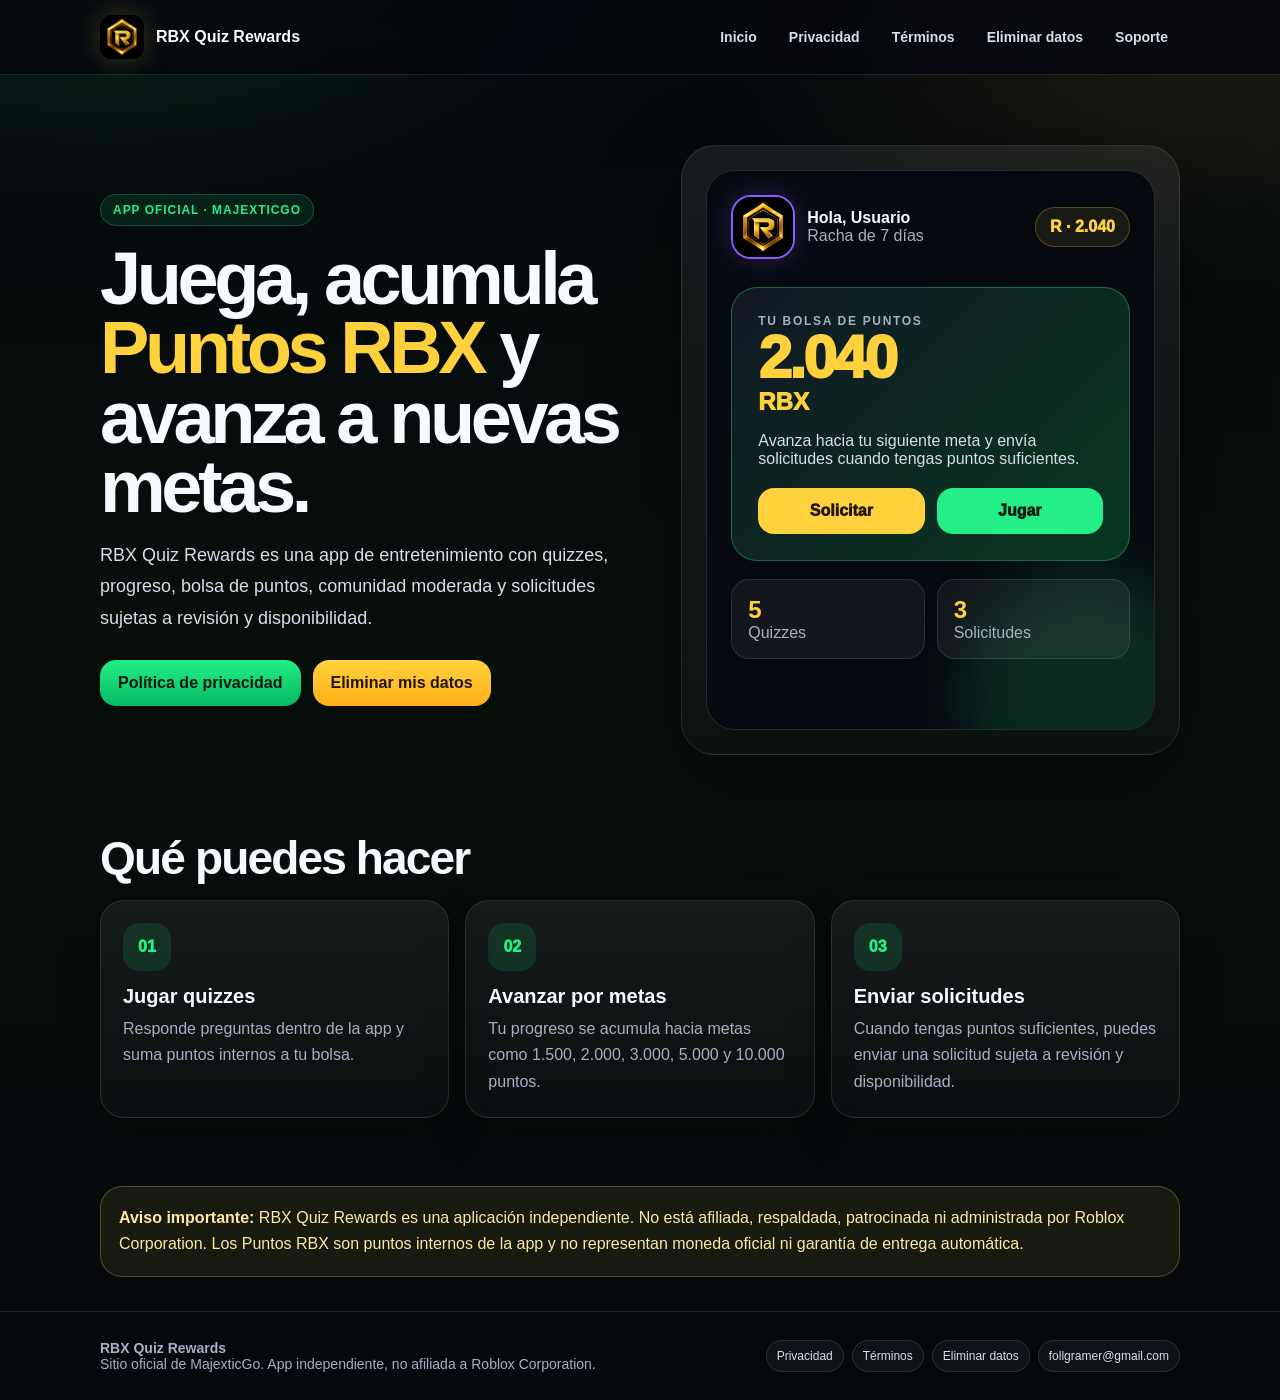
<file: index.html>
<!doctype html>
<html lang="es">
<head>
<meta charset="utf-8">
<meta name="viewport" content="width=device-width,initial-scale=1">
<title>Inicio | RBX Quiz Rewards</title>
<meta name="description" content="Sitio oficial de RBX Quiz Rewards.">
<link rel="icon" href="[data-uri]">
<style>
:root{
  --bg:#05080d;--bg2:#07110c;--card:#101722;--card2:#141d2a;--line:rgba(255,255,255,.11);
  --text:#f7faff;--muted:#a7b0c2;--soft:#d7deea;--green:#23ef86;--green2:#08ba65;
  --gold:#ffd23d;--gold2:#ffae17;--purple:#8b5cff;--red:#ff5470;
}
*{box-sizing:border-box}
body{
  margin:0;font-family:Inter,Arial,Helvetica,sans-serif;color:var(--text);
  background:
    radial-gradient(900px 520px at 8% -8%,rgba(35,239,134,.16),transparent 62%),
    radial-gradient(820px 480px at 95% 0%,rgba(255,210,61,.10),transparent 62%),
    linear-gradient(180deg,#05080d,#07100b 48%,#05080d);
}
a{color:var(--green);text-decoration:none}
a:hover{text-decoration:underline}
.wrap{max-width:1120px;margin:auto;padding:0 20px}
.nav{
  position:sticky;top:0;z-index:20;border-bottom:1px solid var(--line);
  background:rgba(5,8,13,.86);backdrop-filter:blur(16px)
}
.nav-inner{min-height:74px;display:flex;align-items:center;justify-content:space-between;gap:18px}
.brand{display:flex;align-items:center;gap:12px;color:var(--text);font-weight:900}
.brand img{width:44px;height:44px;border-radius:12px;box-shadow:0 0 28px rgba(255,210,61,.24)}
.links{display:flex;align-items:center;gap:8px;flex-wrap:wrap;justify-content:flex-end}
.links a{color:var(--soft);font-size:14px;font-weight:800;padding:9px 12px;border-radius:999px}
.links a:hover{background:rgba(255,255,255,.07);text-decoration:none;color:var(--text)}
.hero{padding:70px 0 46px}
.hero-grid{display:grid;grid-template-columns:1.05fr .95fr;gap:30px;align-items:center}
.kicker{display:inline-flex;color:var(--green);background:rgba(35,239,134,.10);border:1px solid rgba(35,239,134,.25);border-radius:999px;padding:8px 12px;font-size:12px;font-weight:900;letter-spacing:.08em;text-transform:uppercase}
h1{font-size:clamp(42px,6vw,74px);line-height:.94;margin:18px 0 14px;letter-spacing:-.06em}
h1 span,.gold{color:var(--gold)}
.lead{font-size:18px;line-height:1.75;color:var(--soft);max-width:750px}
.actions{display:flex;gap:12px;flex-wrap:wrap;margin-top:26px}
.btn{display:inline-flex;align-items:center;justify-content:center;gap:10px;border-radius:16px;padding:14px 18px;font-weight:900;border:1px solid var(--line);background:rgba(255,255,255,.06);color:var(--text);box-shadow:0 10px 30px rgba(0,0,0,.20)}
.btn:hover{text-decoration:none;transform:translateY(-1px)}
.btn.primary{background:linear-gradient(180deg,var(--green),var(--green2));color:#06170e;border:0}
.btn.gold{background:linear-gradient(180deg,var(--gold),var(--gold2));color:#211400;border:0}
.preview-shell{border:1px solid var(--line);border-radius:34px;padding:24px;background:linear-gradient(180deg,rgba(255,255,255,.07),rgba(255,255,255,.02));box-shadow:0 28px 86px rgba(0,0,0,.42)}
.phone{border:1px solid rgba(255,255,255,.13);border-radius:28px;background:#060a10;padding:24px;min-height:560px;position:relative;overflow:hidden}
.phone:after{content:"";position:absolute;right:-60px;bottom:-90px;width:250px;height:250px;background:rgba(35,239,134,.14);border-radius:999px;filter:blur(30px)}
.top{display:flex;align-items:center;justify-content:space-between;gap:16px;position:relative;z-index:1}
.user{display:flex;align-items:center;gap:12px}
.avatar{width:64px;height:64px;border-radius:20px;overflow:hidden;border:2px solid var(--purple);box-shadow:0 0 26px rgba(139,92,255,.24)}
.avatar img{width:100%;height:100%;object-fit:cover}
.pill{border:1px solid rgba(255,210,61,.25);background:rgba(255,210,61,.08);border-radius:999px;padding:10px 14px;font-weight:950;color:var(--gold)}
.balance{position:relative;z-index:1;margin-top:28px;border:1px solid rgba(35,239,134,.34);border-radius:26px;padding:26px;background:linear-gradient(135deg,#111823,#083820)}
.label{color:var(--muted);font-size:12px;font-weight:900;letter-spacing:.14em}
.big{font-size:60px;line-height:1;font-weight:950;color:var(--gold);letter-spacing:-.045em}
.twobtn{display:grid;grid-template-columns:1fr 1fr;gap:12px;margin-top:20px}
.fakebtn{text-align:center;border-radius:16px;padding:14px;font-weight:950}
.fakebtn.gold{background:var(--gold);color:#211400}.fakebtn.green{background:var(--green);color:#06170e}
.stats{display:grid;grid-template-columns:1fr 1fr;gap:12px;margin-top:18px;position:relative;z-index:1}
.stat{border:1px solid var(--line);background:rgba(255,255,255,.055);border-radius:18px;padding:16px}.stat b{font-size:24px;color:var(--gold)}
section{padding:34px 0}.section-title{margin-bottom:18px}h2{font-size:clamp(30px,4vw,46px);line-height:1.02;margin:0;letter-spacing:-.04em}
.cards{display:grid;grid-template-columns:repeat(3,1fr);gap:16px}
.card{border:1px solid var(--line);background:linear-gradient(180deg,rgba(255,255,255,.06),rgba(255,255,255,.025));border-radius:24px;padding:22px;box-shadow:0 18px 46px rgba(0,0,0,.20)}
.icon{width:48px;height:48px;border-radius:16px;display:grid;place-items:center;background:rgba(35,239,134,.12);color:var(--green);font-weight:950;margin-bottom:14px}
.card h3{margin:0 0 8px;font-size:20px}.card p{margin:0;color:var(--muted);line-height:1.65}
.notice{border:1px solid rgba(255,210,61,.28);background:rgba(255,210,61,.08);border-radius:22px;padding:18px;color:#ffe8a4;line-height:1.65}
.legal{max-width:930px;margin:34px auto 70px;border:1px solid var(--line);border-radius:28px;background:linear-gradient(180deg,rgba(255,255,255,.055),rgba(255,255,255,.02));padding:30px;box-shadow:0 28px 86px rgba(0,0,0,.42)}
.legal h1{font-size:46px;line-height:1.02;margin:0 0 10px}.legal h2{font-size:26px;margin:28px 0 10px}.legal h3{font-size:20px;margin:22px 0 8px}
.legal p,.legal li{color:var(--soft);line-height:1.72}.legal ul{padding-left:22px}.meta{color:var(--muted);font-size:14px}
.table{width:100%;border-collapse:collapse;margin:16px 0;border-radius:16px;overflow:hidden}.table th,.table td{border:1px solid rgba(255,255,255,.08);padding:12px;text-align:left;vertical-align:top;color:var(--soft)}.table th{color:var(--text);background:rgba(255,255,255,.06)}
.footer{border-top:1px solid var(--line);padding:28px 0;color:var(--muted);font-size:14px}.footer-inner{display:flex;justify-content:space-between;gap:20px;flex-wrap:wrap}.badges{display:flex;gap:8px;flex-wrap:wrap}.badge{border:1px solid var(--line);border-radius:999px;padding:8px 10px;background:rgba(255,255,255,.045);font-size:12px;color:var(--soft)}
@media(max-width:860px){.hero-grid,.cards{grid-template-columns:1fr}.links{display:none}.hero{padding-top:38px}.phone{min-height:auto}h1{font-size:42px}}
</style>
</head>
<body>
<nav class="nav">
  <div class="wrap nav-inner">
    <a class="brand" href="index.html"><img src="[data-uri]" alt="RBX Quiz Rewards icon"><span>RBX Quiz Rewards</span></a>
    <div class="links">
      <a href="index.html">Inicio</a>
      <a href="privacy.html">Privacidad</a>
      <a href="terms.html">Términos</a>
      <a href="delete-data.html">Eliminar datos</a>
      <a href="support.html">Soporte</a>
    </div>
  </div>
</nav>

<header class="hero">
  <div class="wrap hero-grid">
    <div>
      <span class="kicker">App oficial · MajexticGo</span>
      <h1>Juega, acumula <span>Puntos RBX</span> y avanza a nuevas metas.</h1>
      <p class="lead">RBX Quiz Rewards es una app de entretenimiento con quizzes, progreso, bolsa de puntos, comunidad moderada y solicitudes sujetas a revisión y disponibilidad.</p>
      <div class="actions">
        <a class="btn primary" href="privacy.html">Política de privacidad</a>
        <a class="btn gold" href="delete-data.html">Eliminar mis datos</a>
        
      </div>
    </div>
    <div class="preview-shell">
      <div class="phone">
        <div class="top">
          <div class="user"><div class="avatar"><img src="[data-uri]" alt="RBX Quiz Rewards icon"></div><div><b>Hola, Usuario</b><br><span style="color:var(--muted)">Racha de 7 días</span></div></div>
          <div class="pill">R · 2.040</div>
        </div>
        <div class="balance">
          <div class="label">TU BOLSA DE PUNTOS</div>
          <div class="big">2.040</div>
          <div style="font-size:24px;font-weight:950;color:var(--gold)">RBX</div>
          <p style="color:var(--soft)">Avanza hacia tu siguiente meta y envía solicitudes cuando tengas puntos suficientes.</p>
          <div class="twobtn"><div class="fakebtn gold">Solicitar</div><div class="fakebtn green">Jugar</div></div>
        </div>
        <div class="stats"><div class="stat"><b>5</b><br><span style="color:var(--muted)">Quizzes</span></div><div class="stat"><b>3</b><br><span style="color:var(--muted)">Solicitudes</span></div></div>
      </div>
    </div>
  </div>
</header>
<main class="wrap">
  <section>
    <div class="section-title"><h2>Qué puedes hacer</h2></div>
    <div class="cards">
      <div class="card"><div class="icon">01</div><h3>Jugar quizzes</h3><p>Responde preguntas dentro de la app y suma puntos internos a tu bolsa.</p></div>
      <div class="card"><div class="icon">02</div><h3>Avanzar por metas</h3><p>Tu progreso se acumula hacia metas como 1.500, 2.000, 3.000, 5.000 y 10.000 puntos.</p></div>
      <div class="card"><div class="icon">03</div><h3>Enviar solicitudes</h3><p>Cuando tengas puntos suficientes, puedes enviar una solicitud sujeta a revisión y disponibilidad.</p></div>
    </div>
  </section>
  <section><div class="notice"><b>Aviso importante:</b> RBX Quiz Rewards es una aplicación independiente. No está afiliada, respaldada, patrocinada ni administrada por Roblox Corporation. Los Puntos RBX son puntos internos de la app y no representan moneda oficial ni garantía de entrega automática.</div></section>
</main>

<footer class="footer">
  <div class="wrap footer-inner">
    <div><b>RBX Quiz Rewards</b><br>Sitio oficial de MajexticGo. App independiente, no afiliada a Roblox Corporation.</div>
    <div class="badges">
      <a class="badge" href="privacy.html">Privacidad</a>
      <a class="badge" href="terms.html">Términos</a>
      <a class="badge" href="delete-data.html">Eliminar datos</a>
      <a class="badge" href="mailto:follgramer@gmail.com">follgramer@gmail.com</a>
    </div>
  </div>
</footer>
</body>
</html>
</file>
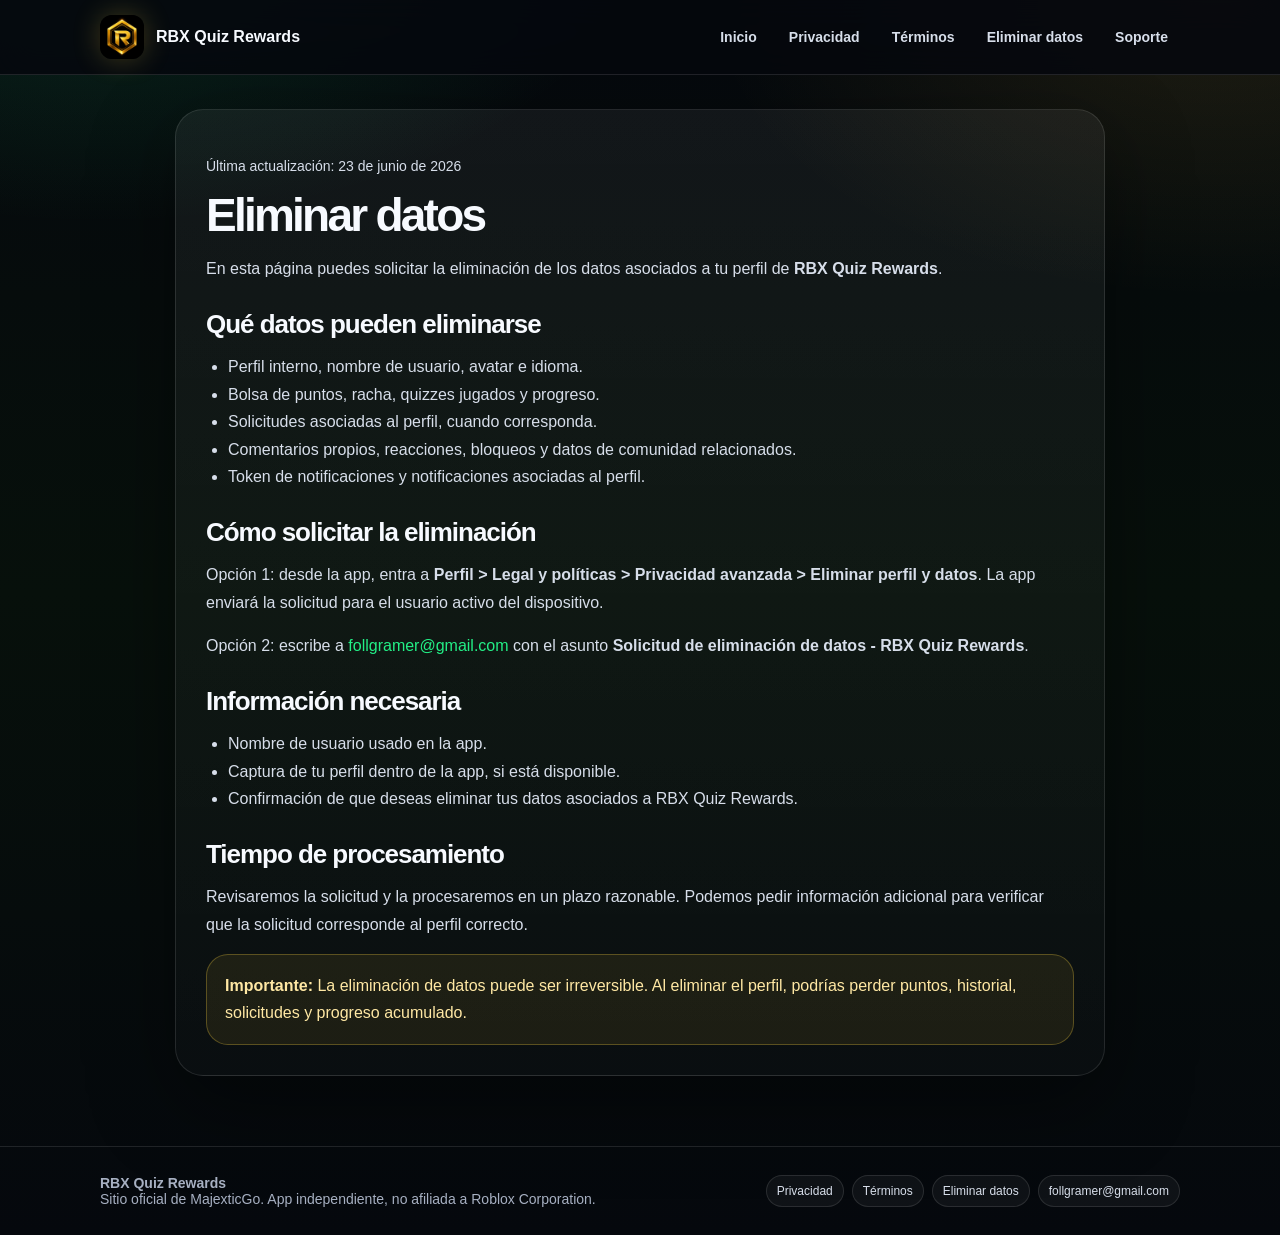
<file: delete-data.html>
<!doctype html>
<html lang="es">
<head>
<meta charset="utf-8">
<meta name="viewport" content="width=device-width,initial-scale=1">
<title>Eliminar datos | RBX Quiz Rewards</title>
<meta name="description" content="Eliminación de datos de RBX Quiz Rewards.">
<link rel="icon" href="[data-uri]">
<style>
:root{
  --bg:#05080d;--bg2:#07110c;--card:#101722;--card2:#141d2a;--line:rgba(255,255,255,.11);
  --text:#f7faff;--muted:#a7b0c2;--soft:#d7deea;--green:#23ef86;--green2:#08ba65;
  --gold:#ffd23d;--gold2:#ffae17;--purple:#8b5cff;--red:#ff5470;
}
*{box-sizing:border-box}
body{
  margin:0;font-family:Inter,Arial,Helvetica,sans-serif;color:var(--text);
  background:
    radial-gradient(900px 520px at 8% -8%,rgba(35,239,134,.16),transparent 62%),
    radial-gradient(820px 480px at 95% 0%,rgba(255,210,61,.10),transparent 62%),
    linear-gradient(180deg,#05080d,#07100b 48%,#05080d);
}
a{color:var(--green);text-decoration:none}
a:hover{text-decoration:underline}
.wrap{max-width:1120px;margin:auto;padding:0 20px}
.nav{
  position:sticky;top:0;z-index:20;border-bottom:1px solid var(--line);
  background:rgba(5,8,13,.86);backdrop-filter:blur(16px)
}
.nav-inner{min-height:74px;display:flex;align-items:center;justify-content:space-between;gap:18px}
.brand{display:flex;align-items:center;gap:12px;color:var(--text);font-weight:900}
.brand img{width:44px;height:44px;border-radius:12px;box-shadow:0 0 28px rgba(255,210,61,.24)}
.links{display:flex;align-items:center;gap:8px;flex-wrap:wrap;justify-content:flex-end}
.links a{color:var(--soft);font-size:14px;font-weight:800;padding:9px 12px;border-radius:999px}
.links a:hover{background:rgba(255,255,255,.07);text-decoration:none;color:var(--text)}
.hero{padding:70px 0 46px}
.hero-grid{display:grid;grid-template-columns:1.05fr .95fr;gap:30px;align-items:center}
.kicker{display:inline-flex;color:var(--green);background:rgba(35,239,134,.10);border:1px solid rgba(35,239,134,.25);border-radius:999px;padding:8px 12px;font-size:12px;font-weight:900;letter-spacing:.08em;text-transform:uppercase}
h1{font-size:clamp(42px,6vw,74px);line-height:.94;margin:18px 0 14px;letter-spacing:-.06em}
h1 span,.gold{color:var(--gold)}
.lead{font-size:18px;line-height:1.75;color:var(--soft);max-width:750px}
.actions{display:flex;gap:12px;flex-wrap:wrap;margin-top:26px}
.btn{display:inline-flex;align-items:center;justify-content:center;gap:10px;border-radius:16px;padding:14px 18px;font-weight:900;border:1px solid var(--line);background:rgba(255,255,255,.06);color:var(--text);box-shadow:0 10px 30px rgba(0,0,0,.20)}
.btn:hover{text-decoration:none;transform:translateY(-1px)}
.btn.primary{background:linear-gradient(180deg,var(--green),var(--green2));color:#06170e;border:0}
.btn.gold{background:linear-gradient(180deg,var(--gold),var(--gold2));color:#211400;border:0}
.preview-shell{border:1px solid var(--line);border-radius:34px;padding:24px;background:linear-gradient(180deg,rgba(255,255,255,.07),rgba(255,255,255,.02));box-shadow:0 28px 86px rgba(0,0,0,.42)}
.phone{border:1px solid rgba(255,255,255,.13);border-radius:28px;background:#060a10;padding:24px;min-height:560px;position:relative;overflow:hidden}
.phone:after{content:"";position:absolute;right:-60px;bottom:-90px;width:250px;height:250px;background:rgba(35,239,134,.14);border-radius:999px;filter:blur(30px)}
.top{display:flex;align-items:center;justify-content:space-between;gap:16px;position:relative;z-index:1}
.user{display:flex;align-items:center;gap:12px}
.avatar{width:64px;height:64px;border-radius:20px;overflow:hidden;border:2px solid var(--purple);box-shadow:0 0 26px rgba(139,92,255,.24)}
.avatar img{width:100%;height:100%;object-fit:cover}
.pill{border:1px solid rgba(255,210,61,.25);background:rgba(255,210,61,.08);border-radius:999px;padding:10px 14px;font-weight:950;color:var(--gold)}
.balance{position:relative;z-index:1;margin-top:28px;border:1px solid rgba(35,239,134,.34);border-radius:26px;padding:26px;background:linear-gradient(135deg,#111823,#083820)}
.label{color:var(--muted);font-size:12px;font-weight:900;letter-spacing:.14em}
.big{font-size:60px;line-height:1;font-weight:950;color:var(--gold);letter-spacing:-.045em}
.twobtn{display:grid;grid-template-columns:1fr 1fr;gap:12px;margin-top:20px}
.fakebtn{text-align:center;border-radius:16px;padding:14px;font-weight:950}
.fakebtn.gold{background:var(--gold);color:#211400}.fakebtn.green{background:var(--green);color:#06170e}
.stats{display:grid;grid-template-columns:1fr 1fr;gap:12px;margin-top:18px;position:relative;z-index:1}
.stat{border:1px solid var(--line);background:rgba(255,255,255,.055);border-radius:18px;padding:16px}.stat b{font-size:24px;color:var(--gold)}
section{padding:34px 0}.section-title{margin-bottom:18px}h2{font-size:clamp(30px,4vw,46px);line-height:1.02;margin:0;letter-spacing:-.04em}
.cards{display:grid;grid-template-columns:repeat(3,1fr);gap:16px}
.card{border:1px solid var(--line);background:linear-gradient(180deg,rgba(255,255,255,.06),rgba(255,255,255,.025));border-radius:24px;padding:22px;box-shadow:0 18px 46px rgba(0,0,0,.20)}
.icon{width:48px;height:48px;border-radius:16px;display:grid;place-items:center;background:rgba(35,239,134,.12);color:var(--green);font-weight:950;margin-bottom:14px}
.card h3{margin:0 0 8px;font-size:20px}.card p{margin:0;color:var(--muted);line-height:1.65}
.notice{border:1px solid rgba(255,210,61,.28);background:rgba(255,210,61,.08);border-radius:22px;padding:18px;color:#ffe8a4;line-height:1.65}
.legal{max-width:930px;margin:34px auto 70px;border:1px solid var(--line);border-radius:28px;background:linear-gradient(180deg,rgba(255,255,255,.055),rgba(255,255,255,.02));padding:30px;box-shadow:0 28px 86px rgba(0,0,0,.42)}
.legal h1{font-size:46px;line-height:1.02;margin:0 0 10px}.legal h2{font-size:26px;margin:28px 0 10px}.legal h3{font-size:20px;margin:22px 0 8px}
.legal p,.legal li{color:var(--soft);line-height:1.72}.legal ul{padding-left:22px}.meta{color:var(--muted);font-size:14px}
.table{width:100%;border-collapse:collapse;margin:16px 0;border-radius:16px;overflow:hidden}.table th,.table td{border:1px solid rgba(255,255,255,.08);padding:12px;text-align:left;vertical-align:top;color:var(--soft)}.table th{color:var(--text);background:rgba(255,255,255,.06)}
.footer{border-top:1px solid var(--line);padding:28px 0;color:var(--muted);font-size:14px}.footer-inner{display:flex;justify-content:space-between;gap:20px;flex-wrap:wrap}.badges{display:flex;gap:8px;flex-wrap:wrap}.badge{border:1px solid var(--line);border-radius:999px;padding:8px 10px;background:rgba(255,255,255,.045);font-size:12px;color:var(--soft)}
@media(max-width:860px){.hero-grid,.cards{grid-template-columns:1fr}.links{display:none}.hero{padding-top:38px}.phone{min-height:auto}h1{font-size:42px}}
</style>
</head>
<body>
<nav class="nav">
  <div class="wrap nav-inner">
    <a class="brand" href="index.html"><img src="[data-uri]" alt="RBX Quiz Rewards icon"><span>RBX Quiz Rewards</span></a>
    <div class="links">
      <a href="index.html">Inicio</a>
      <a href="privacy.html">Privacidad</a>
      <a href="terms.html">Términos</a>
      <a href="delete-data.html">Eliminar datos</a>
      <a href="support.html">Soporte</a>
    </div>
  </div>
</nav>

<main class="wrap"><article class="legal">
<p class="meta">Última actualización: 23 de junio de 2026</p><h1>Eliminar datos</h1>
<p>En esta página puedes solicitar la eliminación de los datos asociados a tu perfil de <b>RBX Quiz Rewards</b>.</p>
<h2>Qué datos pueden eliminarse</h2><ul><li>Perfil interno, nombre de usuario, avatar e idioma.</li><li>Bolsa de puntos, racha, quizzes jugados y progreso.</li><li>Solicitudes asociadas al perfil, cuando corresponda.</li><li>Comentarios propios, reacciones, bloqueos y datos de comunidad relacionados.</li><li>Token de notificaciones y notificaciones asociadas al perfil.</li></ul>
<h2>Cómo solicitar la eliminación</h2><p>Opción 1: desde la app, entra a <b>Perfil &gt; Legal y políticas &gt; Privacidad avanzada &gt; Eliminar perfil y datos</b>. La app enviará la solicitud para el usuario activo del dispositivo.</p><p>Opción 2: escribe a <a href="mailto:follgramer@gmail.com?subject=Solicitud%20de%20eliminaci%C3%B3n%20de%20datos%20-%20RBX%20Quiz%20Rewards">follgramer@gmail.com</a> con el asunto <b>Solicitud de eliminación de datos - RBX Quiz Rewards</b>.</p>
<h2>Información necesaria</h2><ul><li>Nombre de usuario usado en la app.</li><li>Captura de tu perfil dentro de la app, si está disponible.</li><li>Confirmación de que deseas eliminar tus datos asociados a RBX Quiz Rewards.</li></ul>
<h2>Tiempo de procesamiento</h2><p>Revisaremos la solicitud y la procesaremos en un plazo razonable. Podemos pedir información adicional para verificar que la solicitud corresponde al perfil correcto.</p>
<div class="notice"><b>Importante:</b> La eliminación de datos puede ser irreversible. Al eliminar el perfil, podrías perder puntos, historial, solicitudes y progreso acumulado.</div>
</article></main>

<footer class="footer">
  <div class="wrap footer-inner">
    <div><b>RBX Quiz Rewards</b><br>Sitio oficial de MajexticGo. App independiente, no afiliada a Roblox Corporation.</div>
    <div class="badges">
      <a class="badge" href="privacy.html">Privacidad</a>
      <a class="badge" href="terms.html">Términos</a>
      <a class="badge" href="delete-data.html">Eliminar datos</a>
      <a class="badge" href="mailto:follgramer@gmail.com">follgramer@gmail.com</a>
    </div>
  </div>
</footer>
</body>
</html>
</file>
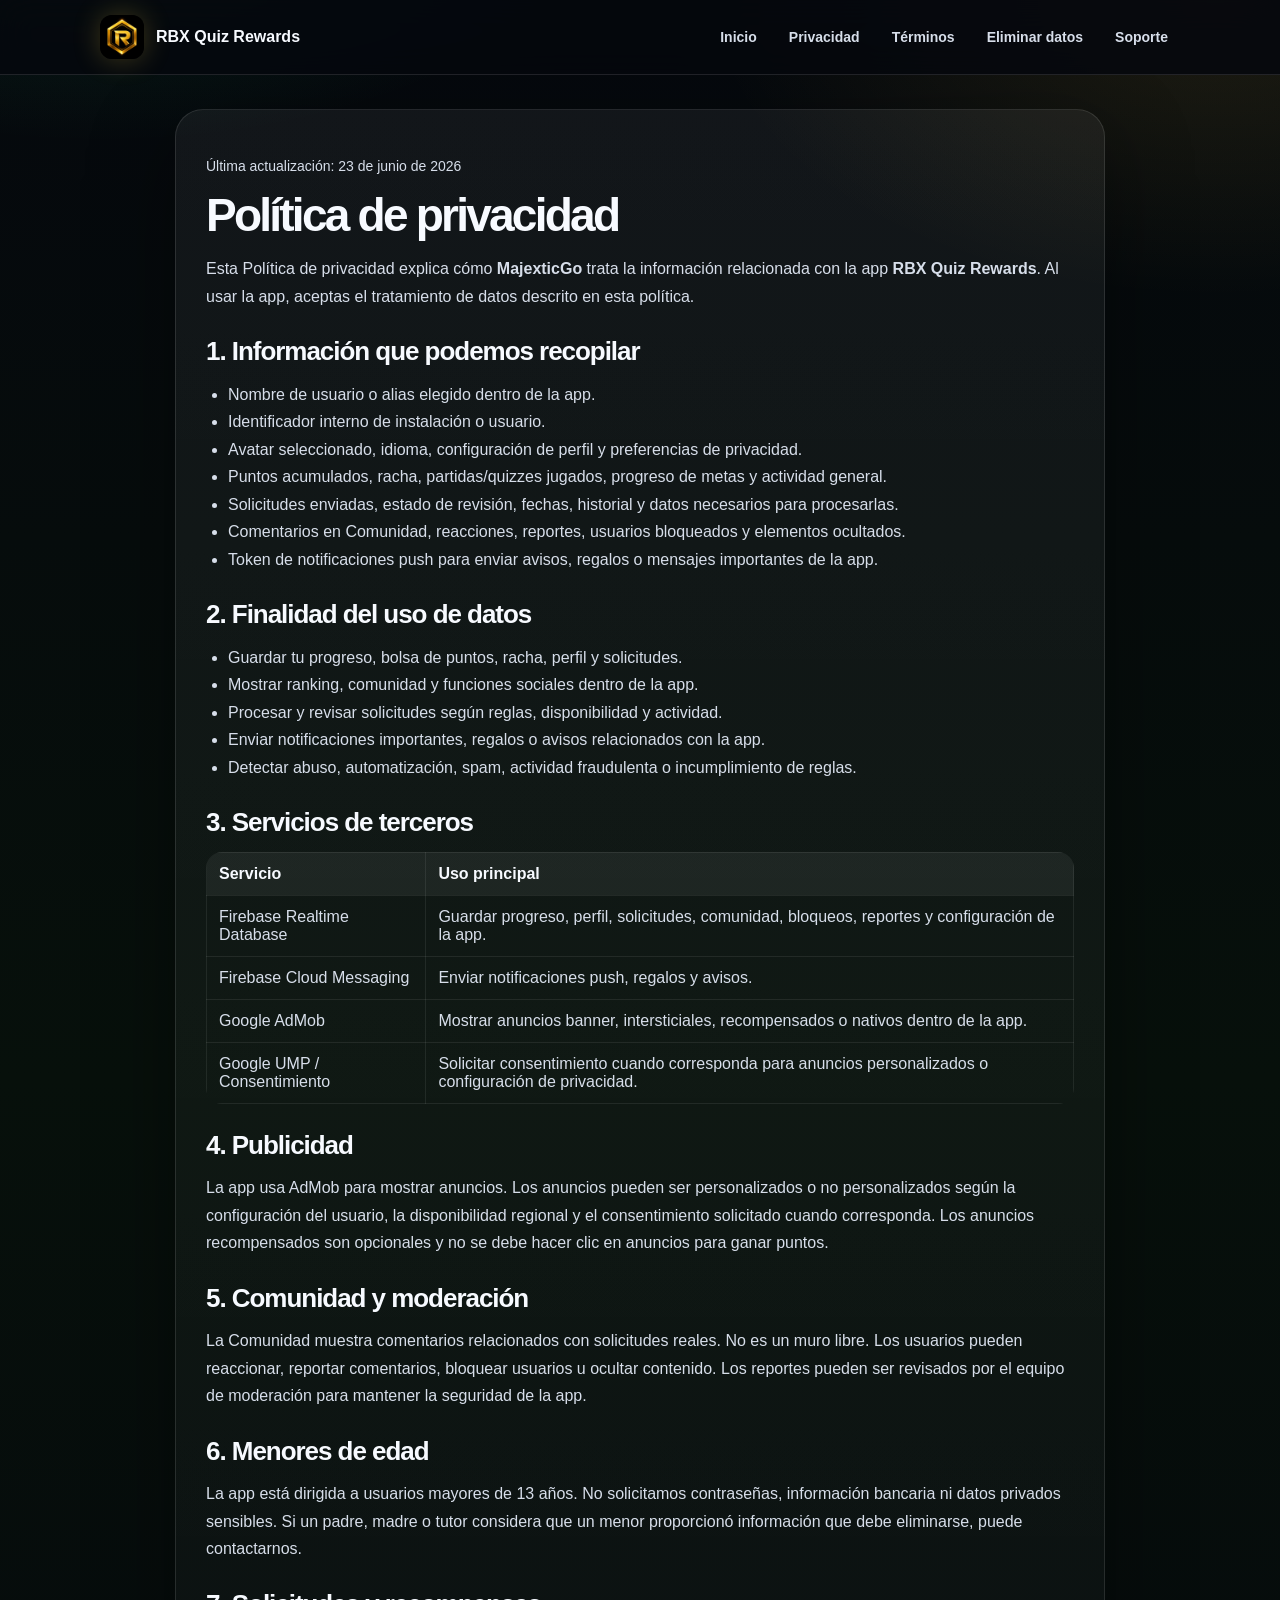
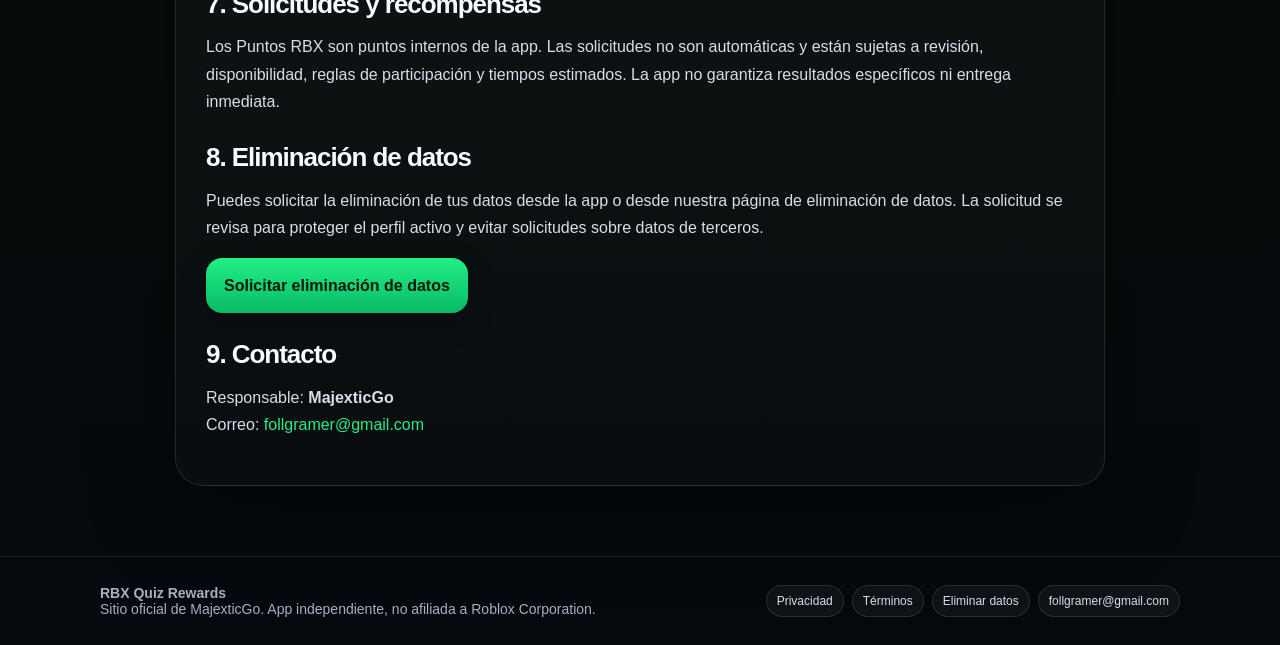
<file: privacy.html>
<!doctype html>
<html lang="es">
<head>
<meta charset="utf-8">
<meta name="viewport" content="width=device-width,initial-scale=1">
<title>Política de privacidad | RBX Quiz Rewards</title>
<meta name="description" content="Política de privacidad de RBX Quiz Rewards.">
<link rel="icon" href="[data-uri]">
<style>
:root{
  --bg:#05080d;--bg2:#07110c;--card:#101722;--card2:#141d2a;--line:rgba(255,255,255,.11);
  --text:#f7faff;--muted:#a7b0c2;--soft:#d7deea;--green:#23ef86;--green2:#08ba65;
  --gold:#ffd23d;--gold2:#ffae17;--purple:#8b5cff;--red:#ff5470;
}
*{box-sizing:border-box}
body{
  margin:0;font-family:Inter,Arial,Helvetica,sans-serif;color:var(--text);
  background:
    radial-gradient(900px 520px at 8% -8%,rgba(35,239,134,.16),transparent 62%),
    radial-gradient(820px 480px at 95% 0%,rgba(255,210,61,.10),transparent 62%),
    linear-gradient(180deg,#05080d,#07100b 48%,#05080d);
}
a{color:var(--green);text-decoration:none}
a:hover{text-decoration:underline}
.wrap{max-width:1120px;margin:auto;padding:0 20px}
.nav{
  position:sticky;top:0;z-index:20;border-bottom:1px solid var(--line);
  background:rgba(5,8,13,.86);backdrop-filter:blur(16px)
}
.nav-inner{min-height:74px;display:flex;align-items:center;justify-content:space-between;gap:18px}
.brand{display:flex;align-items:center;gap:12px;color:var(--text);font-weight:900}
.brand img{width:44px;height:44px;border-radius:12px;box-shadow:0 0 28px rgba(255,210,61,.24)}
.links{display:flex;align-items:center;gap:8px;flex-wrap:wrap;justify-content:flex-end}
.links a{color:var(--soft);font-size:14px;font-weight:800;padding:9px 12px;border-radius:999px}
.links a:hover{background:rgba(255,255,255,.07);text-decoration:none;color:var(--text)}
.hero{padding:70px 0 46px}
.hero-grid{display:grid;grid-template-columns:1.05fr .95fr;gap:30px;align-items:center}
.kicker{display:inline-flex;color:var(--green);background:rgba(35,239,134,.10);border:1px solid rgba(35,239,134,.25);border-radius:999px;padding:8px 12px;font-size:12px;font-weight:900;letter-spacing:.08em;text-transform:uppercase}
h1{font-size:clamp(42px,6vw,74px);line-height:.94;margin:18px 0 14px;letter-spacing:-.06em}
h1 span,.gold{color:var(--gold)}
.lead{font-size:18px;line-height:1.75;color:var(--soft);max-width:750px}
.actions{display:flex;gap:12px;flex-wrap:wrap;margin-top:26px}
.btn{display:inline-flex;align-items:center;justify-content:center;gap:10px;border-radius:16px;padding:14px 18px;font-weight:900;border:1px solid var(--line);background:rgba(255,255,255,.06);color:var(--text);box-shadow:0 10px 30px rgba(0,0,0,.20)}
.btn:hover{text-decoration:none;transform:translateY(-1px)}
.btn.primary{background:linear-gradient(180deg,var(--green),var(--green2));color:#06170e;border:0}
.btn.gold{background:linear-gradient(180deg,var(--gold),var(--gold2));color:#211400;border:0}
.preview-shell{border:1px solid var(--line);border-radius:34px;padding:24px;background:linear-gradient(180deg,rgba(255,255,255,.07),rgba(255,255,255,.02));box-shadow:0 28px 86px rgba(0,0,0,.42)}
.phone{border:1px solid rgba(255,255,255,.13);border-radius:28px;background:#060a10;padding:24px;min-height:560px;position:relative;overflow:hidden}
.phone:after{content:"";position:absolute;right:-60px;bottom:-90px;width:250px;height:250px;background:rgba(35,239,134,.14);border-radius:999px;filter:blur(30px)}
.top{display:flex;align-items:center;justify-content:space-between;gap:16px;position:relative;z-index:1}
.user{display:flex;align-items:center;gap:12px}
.avatar{width:64px;height:64px;border-radius:20px;overflow:hidden;border:2px solid var(--purple);box-shadow:0 0 26px rgba(139,92,255,.24)}
.avatar img{width:100%;height:100%;object-fit:cover}
.pill{border:1px solid rgba(255,210,61,.25);background:rgba(255,210,61,.08);border-radius:999px;padding:10px 14px;font-weight:950;color:var(--gold)}
.balance{position:relative;z-index:1;margin-top:28px;border:1px solid rgba(35,239,134,.34);border-radius:26px;padding:26px;background:linear-gradient(135deg,#111823,#083820)}
.label{color:var(--muted);font-size:12px;font-weight:900;letter-spacing:.14em}
.big{font-size:60px;line-height:1;font-weight:950;color:var(--gold);letter-spacing:-.045em}
.twobtn{display:grid;grid-template-columns:1fr 1fr;gap:12px;margin-top:20px}
.fakebtn{text-align:center;border-radius:16px;padding:14px;font-weight:950}
.fakebtn.gold{background:var(--gold);color:#211400}.fakebtn.green{background:var(--green);color:#06170e}
.stats{display:grid;grid-template-columns:1fr 1fr;gap:12px;margin-top:18px;position:relative;z-index:1}
.stat{border:1px solid var(--line);background:rgba(255,255,255,.055);border-radius:18px;padding:16px}.stat b{font-size:24px;color:var(--gold)}
section{padding:34px 0}.section-title{margin-bottom:18px}h2{font-size:clamp(30px,4vw,46px);line-height:1.02;margin:0;letter-spacing:-.04em}
.cards{display:grid;grid-template-columns:repeat(3,1fr);gap:16px}
.card{border:1px solid var(--line);background:linear-gradient(180deg,rgba(255,255,255,.06),rgba(255,255,255,.025));border-radius:24px;padding:22px;box-shadow:0 18px 46px rgba(0,0,0,.20)}
.icon{width:48px;height:48px;border-radius:16px;display:grid;place-items:center;background:rgba(35,239,134,.12);color:var(--green);font-weight:950;margin-bottom:14px}
.card h3{margin:0 0 8px;font-size:20px}.card p{margin:0;color:var(--muted);line-height:1.65}
.notice{border:1px solid rgba(255,210,61,.28);background:rgba(255,210,61,.08);border-radius:22px;padding:18px;color:#ffe8a4;line-height:1.65}
.legal{max-width:930px;margin:34px auto 70px;border:1px solid var(--line);border-radius:28px;background:linear-gradient(180deg,rgba(255,255,255,.055),rgba(255,255,255,.02));padding:30px;box-shadow:0 28px 86px rgba(0,0,0,.42)}
.legal h1{font-size:46px;line-height:1.02;margin:0 0 10px}.legal h2{font-size:26px;margin:28px 0 10px}.legal h3{font-size:20px;margin:22px 0 8px}
.legal p,.legal li{color:var(--soft);line-height:1.72}.legal ul{padding-left:22px}.meta{color:var(--muted);font-size:14px}
.table{width:100%;border-collapse:collapse;margin:16px 0;border-radius:16px;overflow:hidden}.table th,.table td{border:1px solid rgba(255,255,255,.08);padding:12px;text-align:left;vertical-align:top;color:var(--soft)}.table th{color:var(--text);background:rgba(255,255,255,.06)}
.footer{border-top:1px solid var(--line);padding:28px 0;color:var(--muted);font-size:14px}.footer-inner{display:flex;justify-content:space-between;gap:20px;flex-wrap:wrap}.badges{display:flex;gap:8px;flex-wrap:wrap}.badge{border:1px solid var(--line);border-radius:999px;padding:8px 10px;background:rgba(255,255,255,.045);font-size:12px;color:var(--soft)}
@media(max-width:860px){.hero-grid,.cards{grid-template-columns:1fr}.links{display:none}.hero{padding-top:38px}.phone{min-height:auto}h1{font-size:42px}}
</style>
</head>
<body>
<nav class="nav">
  <div class="wrap nav-inner">
    <a class="brand" href="index.html"><img src="[data-uri]" alt="RBX Quiz Rewards icon"><span>RBX Quiz Rewards</span></a>
    <div class="links">
      <a href="index.html">Inicio</a>
      <a href="privacy.html">Privacidad</a>
      <a href="terms.html">Términos</a>
      <a href="delete-data.html">Eliminar datos</a>
      <a href="support.html">Soporte</a>
    </div>
  </div>
</nav>

<main class="wrap"><article class="legal">
<p class="meta">Última actualización: 23 de junio de 2026</p><h1>Política de privacidad</h1>
<p>Esta Política de privacidad explica cómo <b>MajexticGo</b> trata la información relacionada con la app <b>RBX Quiz Rewards</b>. Al usar la app, aceptas el tratamiento de datos descrito en esta política.</p>
<h2>1. Información que podemos recopilar</h2>
<ul><li>Nombre de usuario o alias elegido dentro de la app.</li><li>Identificador interno de instalación o usuario.</li><li>Avatar seleccionado, idioma, configuración de perfil y preferencias de privacidad.</li><li>Puntos acumulados, racha, partidas/quizzes jugados, progreso de metas y actividad general.</li><li>Solicitudes enviadas, estado de revisión, fechas, historial y datos necesarios para procesarlas.</li><li>Comentarios en Comunidad, reacciones, reportes, usuarios bloqueados y elementos ocultados.</li><li>Token de notificaciones push para enviar avisos, regalos o mensajes importantes de la app.</li></ul>
<h2>2. Finalidad del uso de datos</h2>
<ul><li>Guardar tu progreso, bolsa de puntos, racha, perfil y solicitudes.</li><li>Mostrar ranking, comunidad y funciones sociales dentro de la app.</li><li>Procesar y revisar solicitudes según reglas, disponibilidad y actividad.</li><li>Enviar notificaciones importantes, regalos o avisos relacionados con la app.</li><li>Detectar abuso, automatización, spam, actividad fraudulenta o incumplimiento de reglas.</li></ul>
<h2>3. Servicios de terceros</h2>
<table class="table"><tr><th>Servicio</th><th>Uso principal</th></tr><tr><td>Firebase Realtime Database</td><td>Guardar progreso, perfil, solicitudes, comunidad, bloqueos, reportes y configuración de la app.</td></tr><tr><td>Firebase Cloud Messaging</td><td>Enviar notificaciones push, regalos y avisos.</td></tr><tr><td>Google AdMob</td><td>Mostrar anuncios banner, intersticiales, recompensados o nativos dentro de la app.</td></tr><tr><td>Google UMP / Consentimiento</td><td>Solicitar consentimiento cuando corresponda para anuncios personalizados o configuración de privacidad.</td></tr></table>
<h2>4. Publicidad</h2><p>La app usa AdMob para mostrar anuncios. Los anuncios pueden ser personalizados o no personalizados según la configuración del usuario, la disponibilidad regional y el consentimiento solicitado cuando corresponda. Los anuncios recompensados son opcionales y no se debe hacer clic en anuncios para ganar puntos.</p>
<h2>5. Comunidad y moderación</h2><p>La Comunidad muestra comentarios relacionados con solicitudes reales. No es un muro libre. Los usuarios pueden reaccionar, reportar comentarios, bloquear usuarios u ocultar contenido. Los reportes pueden ser revisados por el equipo de moderación para mantener la seguridad de la app.</p>
<h2>6. Menores de edad</h2><p>La app está dirigida a usuarios mayores de 13 años. No solicitamos contraseñas, información bancaria ni datos privados sensibles. Si un padre, madre o tutor considera que un menor proporcionó información que debe eliminarse, puede contactarnos.</p>
<h2>7. Solicitudes y recompensas</h2><p>Los Puntos RBX son puntos internos de la app. Las solicitudes no son automáticas y están sujetas a revisión, disponibilidad, reglas de participación y tiempos estimados. La app no garantiza resultados específicos ni entrega inmediata.</p>
<h2>8. Eliminación de datos</h2><p>Puedes solicitar la eliminación de tus datos desde la app o desde nuestra página de eliminación de datos. La solicitud se revisa para proteger el perfil activo y evitar solicitudes sobre datos de terceros.</p><p><a class="btn primary" href="delete-data.html">Solicitar eliminación de datos</a></p>
<h2>9. Contacto</h2><p>Responsable: <b>MajexticGo</b><br>Correo: <a href="mailto:follgramer@gmail.com">follgramer@gmail.com</a></p>
</article></main>

<footer class="footer">
  <div class="wrap footer-inner">
    <div><b>RBX Quiz Rewards</b><br>Sitio oficial de MajexticGo. App independiente, no afiliada a Roblox Corporation.</div>
    <div class="badges">
      <a class="badge" href="privacy.html">Privacidad</a>
      <a class="badge" href="terms.html">Términos</a>
      <a class="badge" href="delete-data.html">Eliminar datos</a>
      <a class="badge" href="mailto:follgramer@gmail.com">follgramer@gmail.com</a>
    </div>
  </div>
</footer>
</body>
</html>
</file>
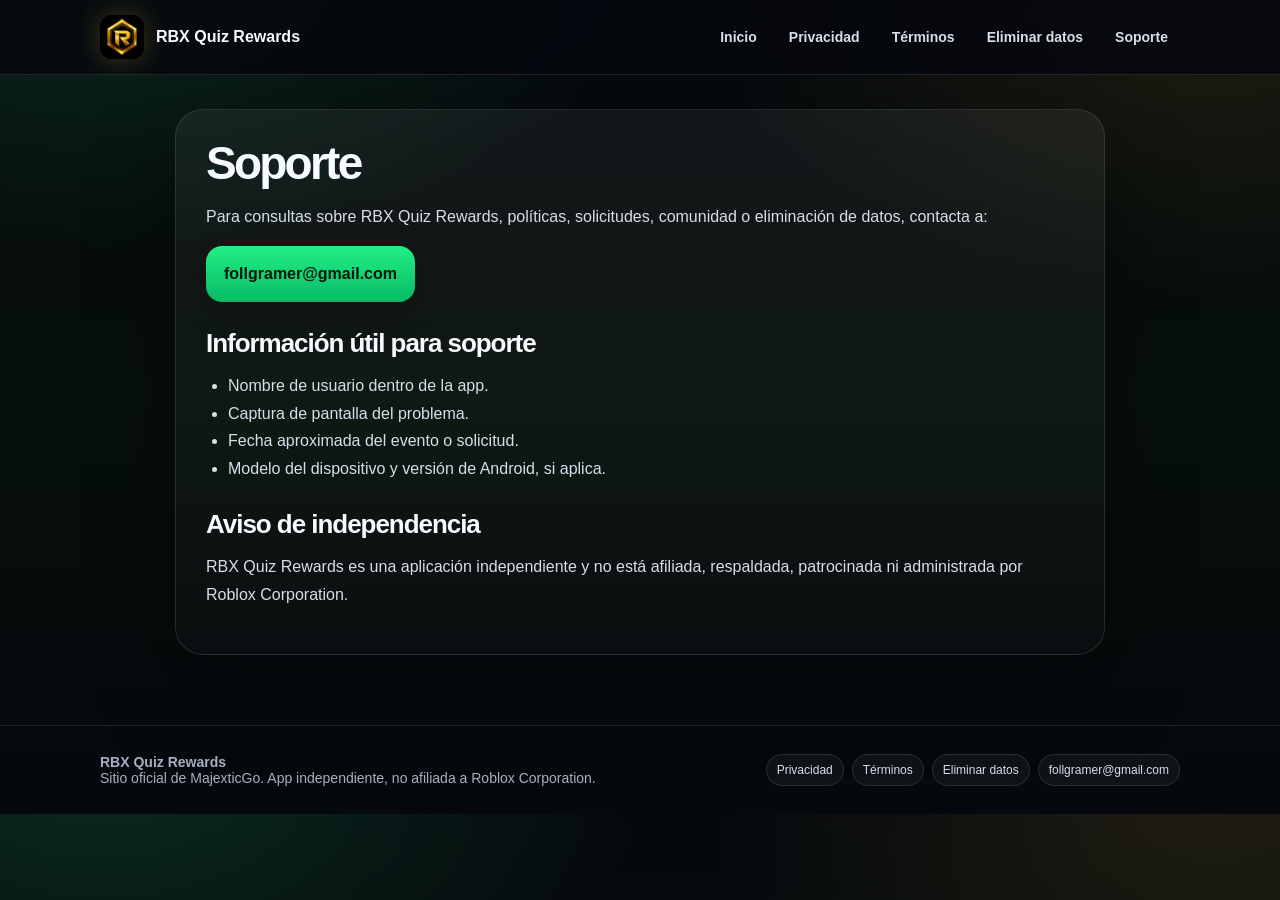
<file: support.html>
<!doctype html>
<html lang="es">
<head>
<meta charset="utf-8">
<meta name="viewport" content="width=device-width,initial-scale=1">
<title>Soporte | RBX Quiz Rewards</title>
<meta name="description" content="Soporte de RBX Quiz Rewards.">
<link rel="icon" href="[data-uri]">
<style>
:root{
  --bg:#05080d;--bg2:#07110c;--card:#101722;--card2:#141d2a;--line:rgba(255,255,255,.11);
  --text:#f7faff;--muted:#a7b0c2;--soft:#d7deea;--green:#23ef86;--green2:#08ba65;
  --gold:#ffd23d;--gold2:#ffae17;--purple:#8b5cff;--red:#ff5470;
}
*{box-sizing:border-box}
body{
  margin:0;font-family:Inter,Arial,Helvetica,sans-serif;color:var(--text);
  background:
    radial-gradient(900px 520px at 8% -8%,rgba(35,239,134,.16),transparent 62%),
    radial-gradient(820px 480px at 95% 0%,rgba(255,210,61,.10),transparent 62%),
    linear-gradient(180deg,#05080d,#07100b 48%,#05080d);
}
a{color:var(--green);text-decoration:none}
a:hover{text-decoration:underline}
.wrap{max-width:1120px;margin:auto;padding:0 20px}
.nav{
  position:sticky;top:0;z-index:20;border-bottom:1px solid var(--line);
  background:rgba(5,8,13,.86);backdrop-filter:blur(16px)
}
.nav-inner{min-height:74px;display:flex;align-items:center;justify-content:space-between;gap:18px}
.brand{display:flex;align-items:center;gap:12px;color:var(--text);font-weight:900}
.brand img{width:44px;height:44px;border-radius:12px;box-shadow:0 0 28px rgba(255,210,61,.24)}
.links{display:flex;align-items:center;gap:8px;flex-wrap:wrap;justify-content:flex-end}
.links a{color:var(--soft);font-size:14px;font-weight:800;padding:9px 12px;border-radius:999px}
.links a:hover{background:rgba(255,255,255,.07);text-decoration:none;color:var(--text)}
.hero{padding:70px 0 46px}
.hero-grid{display:grid;grid-template-columns:1.05fr .95fr;gap:30px;align-items:center}
.kicker{display:inline-flex;color:var(--green);background:rgba(35,239,134,.10);border:1px solid rgba(35,239,134,.25);border-radius:999px;padding:8px 12px;font-size:12px;font-weight:900;letter-spacing:.08em;text-transform:uppercase}
h1{font-size:clamp(42px,6vw,74px);line-height:.94;margin:18px 0 14px;letter-spacing:-.06em}
h1 span,.gold{color:var(--gold)}
.lead{font-size:18px;line-height:1.75;color:var(--soft);max-width:750px}
.actions{display:flex;gap:12px;flex-wrap:wrap;margin-top:26px}
.btn{display:inline-flex;align-items:center;justify-content:center;gap:10px;border-radius:16px;padding:14px 18px;font-weight:900;border:1px solid var(--line);background:rgba(255,255,255,.06);color:var(--text);box-shadow:0 10px 30px rgba(0,0,0,.20)}
.btn:hover{text-decoration:none;transform:translateY(-1px)}
.btn.primary{background:linear-gradient(180deg,var(--green),var(--green2));color:#06170e;border:0}
.btn.gold{background:linear-gradient(180deg,var(--gold),var(--gold2));color:#211400;border:0}
.preview-shell{border:1px solid var(--line);border-radius:34px;padding:24px;background:linear-gradient(180deg,rgba(255,255,255,.07),rgba(255,255,255,.02));box-shadow:0 28px 86px rgba(0,0,0,.42)}
.phone{border:1px solid rgba(255,255,255,.13);border-radius:28px;background:#060a10;padding:24px;min-height:560px;position:relative;overflow:hidden}
.phone:after{content:"";position:absolute;right:-60px;bottom:-90px;width:250px;height:250px;background:rgba(35,239,134,.14);border-radius:999px;filter:blur(30px)}
.top{display:flex;align-items:center;justify-content:space-between;gap:16px;position:relative;z-index:1}
.user{display:flex;align-items:center;gap:12px}
.avatar{width:64px;height:64px;border-radius:20px;overflow:hidden;border:2px solid var(--purple);box-shadow:0 0 26px rgba(139,92,255,.24)}
.avatar img{width:100%;height:100%;object-fit:cover}
.pill{border:1px solid rgba(255,210,61,.25);background:rgba(255,210,61,.08);border-radius:999px;padding:10px 14px;font-weight:950;color:var(--gold)}
.balance{position:relative;z-index:1;margin-top:28px;border:1px solid rgba(35,239,134,.34);border-radius:26px;padding:26px;background:linear-gradient(135deg,#111823,#083820)}
.label{color:var(--muted);font-size:12px;font-weight:900;letter-spacing:.14em}
.big{font-size:60px;line-height:1;font-weight:950;color:var(--gold);letter-spacing:-.045em}
.twobtn{display:grid;grid-template-columns:1fr 1fr;gap:12px;margin-top:20px}
.fakebtn{text-align:center;border-radius:16px;padding:14px;font-weight:950}
.fakebtn.gold{background:var(--gold);color:#211400}.fakebtn.green{background:var(--green);color:#06170e}
.stats{display:grid;grid-template-columns:1fr 1fr;gap:12px;margin-top:18px;position:relative;z-index:1}
.stat{border:1px solid var(--line);background:rgba(255,255,255,.055);border-radius:18px;padding:16px}.stat b{font-size:24px;color:var(--gold)}
section{padding:34px 0}.section-title{margin-bottom:18px}h2{font-size:clamp(30px,4vw,46px);line-height:1.02;margin:0;letter-spacing:-.04em}
.cards{display:grid;grid-template-columns:repeat(3,1fr);gap:16px}
.card{border:1px solid var(--line);background:linear-gradient(180deg,rgba(255,255,255,.06),rgba(255,255,255,.025));border-radius:24px;padding:22px;box-shadow:0 18px 46px rgba(0,0,0,.20)}
.icon{width:48px;height:48px;border-radius:16px;display:grid;place-items:center;background:rgba(35,239,134,.12);color:var(--green);font-weight:950;margin-bottom:14px}
.card h3{margin:0 0 8px;font-size:20px}.card p{margin:0;color:var(--muted);line-height:1.65}
.notice{border:1px solid rgba(255,210,61,.28);background:rgba(255,210,61,.08);border-radius:22px;padding:18px;color:#ffe8a4;line-height:1.65}
.legal{max-width:930px;margin:34px auto 70px;border:1px solid var(--line);border-radius:28px;background:linear-gradient(180deg,rgba(255,255,255,.055),rgba(255,255,255,.02));padding:30px;box-shadow:0 28px 86px rgba(0,0,0,.42)}
.legal h1{font-size:46px;line-height:1.02;margin:0 0 10px}.legal h2{font-size:26px;margin:28px 0 10px}.legal h3{font-size:20px;margin:22px 0 8px}
.legal p,.legal li{color:var(--soft);line-height:1.72}.legal ul{padding-left:22px}.meta{color:var(--muted);font-size:14px}
.table{width:100%;border-collapse:collapse;margin:16px 0;border-radius:16px;overflow:hidden}.table th,.table td{border:1px solid rgba(255,255,255,.08);padding:12px;text-align:left;vertical-align:top;color:var(--soft)}.table th{color:var(--text);background:rgba(255,255,255,.06)}
.footer{border-top:1px solid var(--line);padding:28px 0;color:var(--muted);font-size:14px}.footer-inner{display:flex;justify-content:space-between;gap:20px;flex-wrap:wrap}.badges{display:flex;gap:8px;flex-wrap:wrap}.badge{border:1px solid var(--line);border-radius:999px;padding:8px 10px;background:rgba(255,255,255,.045);font-size:12px;color:var(--soft)}
@media(max-width:860px){.hero-grid,.cards{grid-template-columns:1fr}.links{display:none}.hero{padding-top:38px}.phone{min-height:auto}h1{font-size:42px}}
</style>
</head>
<body>
<nav class="nav">
  <div class="wrap nav-inner">
    <a class="brand" href="index.html"><img src="[data-uri]" alt="RBX Quiz Rewards icon"><span>RBX Quiz Rewards</span></a>
    <div class="links">
      <a href="index.html">Inicio</a>
      <a href="privacy.html">Privacidad</a>
      <a href="terms.html">Términos</a>
      <a href="delete-data.html">Eliminar datos</a>
      <a href="support.html">Soporte</a>
    </div>
  </div>
</nav>

<main class="wrap"><article class="legal">
<h1>Soporte</h1><p>Para consultas sobre RBX Quiz Rewards, políticas, solicitudes, comunidad o eliminación de datos, contacta a:</p><p><a class="btn primary" href="mailto:follgramer@gmail.com">follgramer@gmail.com</a></p>
<h2>Información útil para soporte</h2><ul><li>Nombre de usuario dentro de la app.</li><li>Captura de pantalla del problema.</li><li>Fecha aproximada del evento o solicitud.</li><li>Modelo del dispositivo y versión de Android, si aplica.</li></ul>
<h2>Aviso de independencia</h2><p>RBX Quiz Rewards es una aplicación independiente y no está afiliada, respaldada, patrocinada ni administrada por Roblox Corporation.</p>
</article></main>

<footer class="footer">
  <div class="wrap footer-inner">
    <div><b>RBX Quiz Rewards</b><br>Sitio oficial de MajexticGo. App independiente, no afiliada a Roblox Corporation.</div>
    <div class="badges">
      <a class="badge" href="privacy.html">Privacidad</a>
      <a class="badge" href="terms.html">Términos</a>
      <a class="badge" href="delete-data.html">Eliminar datos</a>
      <a class="badge" href="mailto:follgramer@gmail.com">follgramer@gmail.com</a>
    </div>
  </div>
</footer>
</body>
</html>
</file>
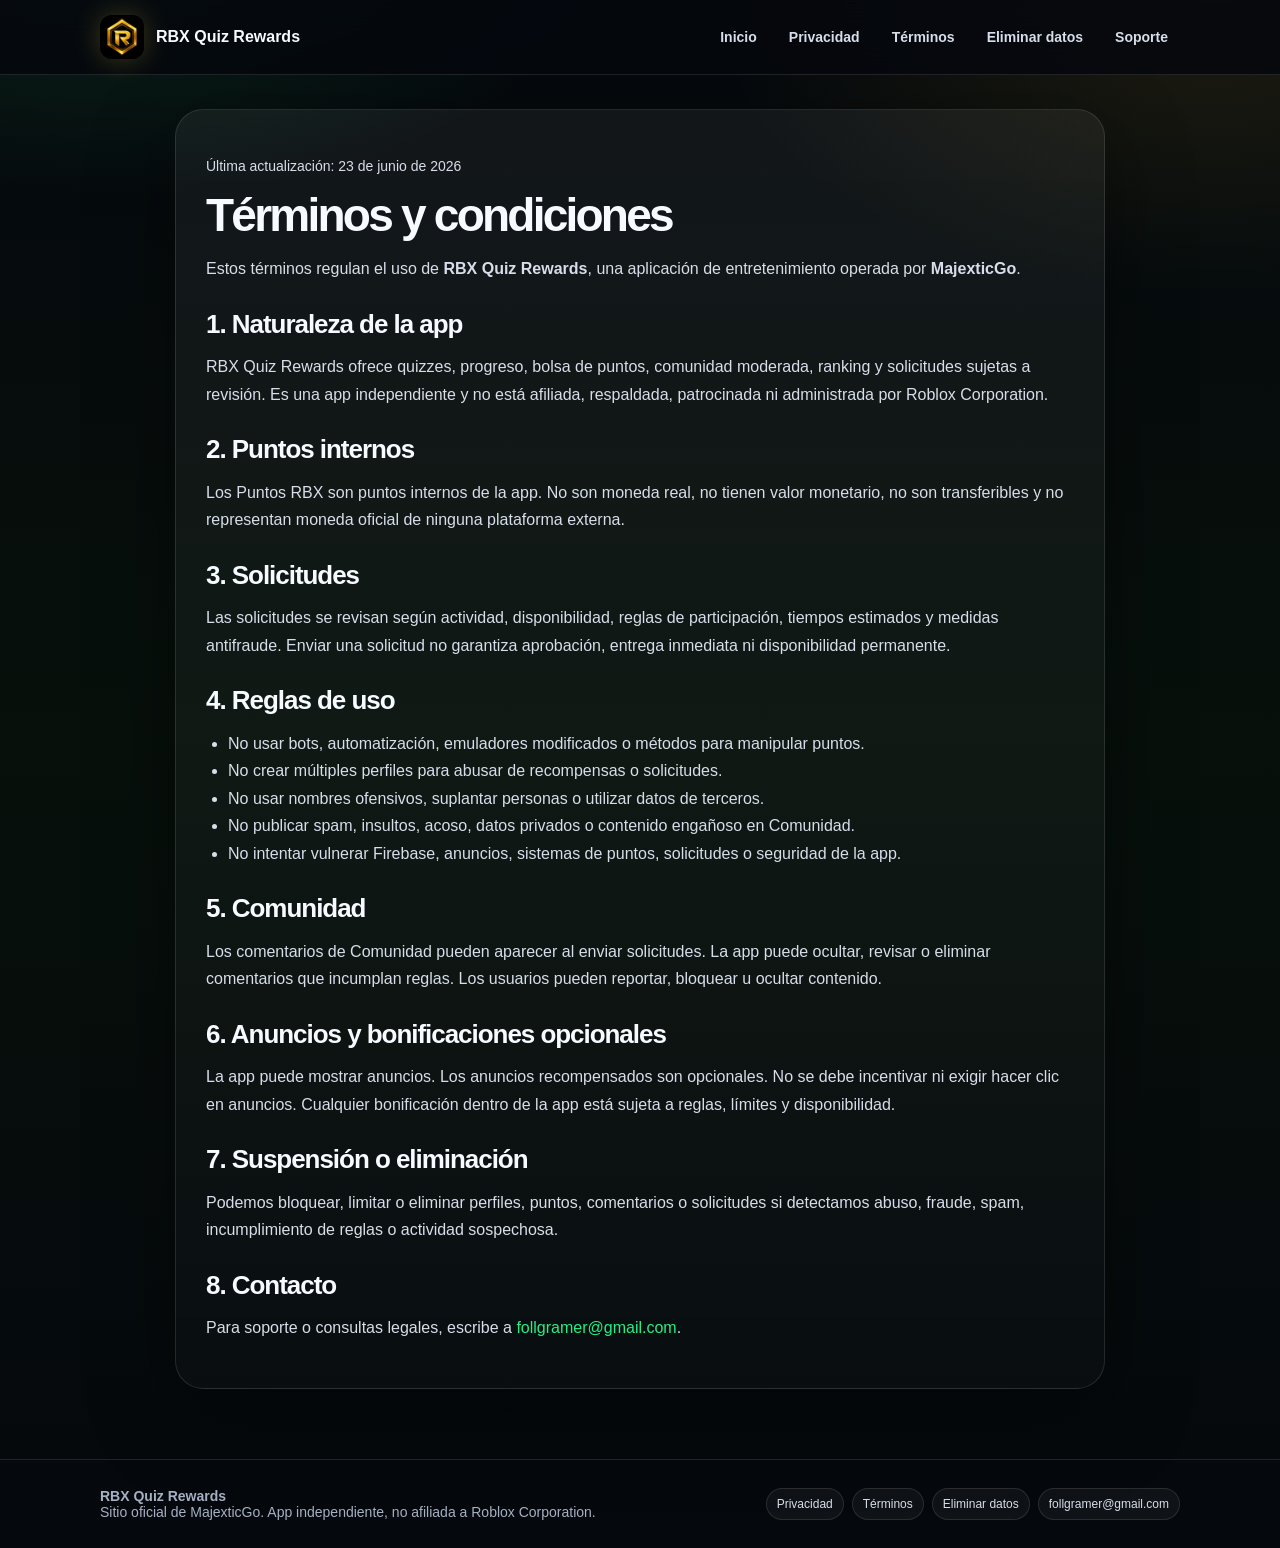
<file: terms.html>
<!doctype html>
<html lang="es">
<head>
<meta charset="utf-8">
<meta name="viewport" content="width=device-width,initial-scale=1">
<title>Términos y condiciones | RBX Quiz Rewards</title>
<meta name="description" content="Términos y condiciones de RBX Quiz Rewards.">
<link rel="icon" href="[data-uri]">
<style>
:root{
  --bg:#05080d;--bg2:#07110c;--card:#101722;--card2:#141d2a;--line:rgba(255,255,255,.11);
  --text:#f7faff;--muted:#a7b0c2;--soft:#d7deea;--green:#23ef86;--green2:#08ba65;
  --gold:#ffd23d;--gold2:#ffae17;--purple:#8b5cff;--red:#ff5470;
}
*{box-sizing:border-box}
body{
  margin:0;font-family:Inter,Arial,Helvetica,sans-serif;color:var(--text);
  background:
    radial-gradient(900px 520px at 8% -8%,rgba(35,239,134,.16),transparent 62%),
    radial-gradient(820px 480px at 95% 0%,rgba(255,210,61,.10),transparent 62%),
    linear-gradient(180deg,#05080d,#07100b 48%,#05080d);
}
a{color:var(--green);text-decoration:none}
a:hover{text-decoration:underline}
.wrap{max-width:1120px;margin:auto;padding:0 20px}
.nav{
  position:sticky;top:0;z-index:20;border-bottom:1px solid var(--line);
  background:rgba(5,8,13,.86);backdrop-filter:blur(16px)
}
.nav-inner{min-height:74px;display:flex;align-items:center;justify-content:space-between;gap:18px}
.brand{display:flex;align-items:center;gap:12px;color:var(--text);font-weight:900}
.brand img{width:44px;height:44px;border-radius:12px;box-shadow:0 0 28px rgba(255,210,61,.24)}
.links{display:flex;align-items:center;gap:8px;flex-wrap:wrap;justify-content:flex-end}
.links a{color:var(--soft);font-size:14px;font-weight:800;padding:9px 12px;border-radius:999px}
.links a:hover{background:rgba(255,255,255,.07);text-decoration:none;color:var(--text)}
.hero{padding:70px 0 46px}
.hero-grid{display:grid;grid-template-columns:1.05fr .95fr;gap:30px;align-items:center}
.kicker{display:inline-flex;color:var(--green);background:rgba(35,239,134,.10);border:1px solid rgba(35,239,134,.25);border-radius:999px;padding:8px 12px;font-size:12px;font-weight:900;letter-spacing:.08em;text-transform:uppercase}
h1{font-size:clamp(42px,6vw,74px);line-height:.94;margin:18px 0 14px;letter-spacing:-.06em}
h1 span,.gold{color:var(--gold)}
.lead{font-size:18px;line-height:1.75;color:var(--soft);max-width:750px}
.actions{display:flex;gap:12px;flex-wrap:wrap;margin-top:26px}
.btn{display:inline-flex;align-items:center;justify-content:center;gap:10px;border-radius:16px;padding:14px 18px;font-weight:900;border:1px solid var(--line);background:rgba(255,255,255,.06);color:var(--text);box-shadow:0 10px 30px rgba(0,0,0,.20)}
.btn:hover{text-decoration:none;transform:translateY(-1px)}
.btn.primary{background:linear-gradient(180deg,var(--green),var(--green2));color:#06170e;border:0}
.btn.gold{background:linear-gradient(180deg,var(--gold),var(--gold2));color:#211400;border:0}
.preview-shell{border:1px solid var(--line);border-radius:34px;padding:24px;background:linear-gradient(180deg,rgba(255,255,255,.07),rgba(255,255,255,.02));box-shadow:0 28px 86px rgba(0,0,0,.42)}
.phone{border:1px solid rgba(255,255,255,.13);border-radius:28px;background:#060a10;padding:24px;min-height:560px;position:relative;overflow:hidden}
.phone:after{content:"";position:absolute;right:-60px;bottom:-90px;width:250px;height:250px;background:rgba(35,239,134,.14);border-radius:999px;filter:blur(30px)}
.top{display:flex;align-items:center;justify-content:space-between;gap:16px;position:relative;z-index:1}
.user{display:flex;align-items:center;gap:12px}
.avatar{width:64px;height:64px;border-radius:20px;overflow:hidden;border:2px solid var(--purple);box-shadow:0 0 26px rgba(139,92,255,.24)}
.avatar img{width:100%;height:100%;object-fit:cover}
.pill{border:1px solid rgba(255,210,61,.25);background:rgba(255,210,61,.08);border-radius:999px;padding:10px 14px;font-weight:950;color:var(--gold)}
.balance{position:relative;z-index:1;margin-top:28px;border:1px solid rgba(35,239,134,.34);border-radius:26px;padding:26px;background:linear-gradient(135deg,#111823,#083820)}
.label{color:var(--muted);font-size:12px;font-weight:900;letter-spacing:.14em}
.big{font-size:60px;line-height:1;font-weight:950;color:var(--gold);letter-spacing:-.045em}
.twobtn{display:grid;grid-template-columns:1fr 1fr;gap:12px;margin-top:20px}
.fakebtn{text-align:center;border-radius:16px;padding:14px;font-weight:950}
.fakebtn.gold{background:var(--gold);color:#211400}.fakebtn.green{background:var(--green);color:#06170e}
.stats{display:grid;grid-template-columns:1fr 1fr;gap:12px;margin-top:18px;position:relative;z-index:1}
.stat{border:1px solid var(--line);background:rgba(255,255,255,.055);border-radius:18px;padding:16px}.stat b{font-size:24px;color:var(--gold)}
section{padding:34px 0}.section-title{margin-bottom:18px}h2{font-size:clamp(30px,4vw,46px);line-height:1.02;margin:0;letter-spacing:-.04em}
.cards{display:grid;grid-template-columns:repeat(3,1fr);gap:16px}
.card{border:1px solid var(--line);background:linear-gradient(180deg,rgba(255,255,255,.06),rgba(255,255,255,.025));border-radius:24px;padding:22px;box-shadow:0 18px 46px rgba(0,0,0,.20)}
.icon{width:48px;height:48px;border-radius:16px;display:grid;place-items:center;background:rgba(35,239,134,.12);color:var(--green);font-weight:950;margin-bottom:14px}
.card h3{margin:0 0 8px;font-size:20px}.card p{margin:0;color:var(--muted);line-height:1.65}
.notice{border:1px solid rgba(255,210,61,.28);background:rgba(255,210,61,.08);border-radius:22px;padding:18px;color:#ffe8a4;line-height:1.65}
.legal{max-width:930px;margin:34px auto 70px;border:1px solid var(--line);border-radius:28px;background:linear-gradient(180deg,rgba(255,255,255,.055),rgba(255,255,255,.02));padding:30px;box-shadow:0 28px 86px rgba(0,0,0,.42)}
.legal h1{font-size:46px;line-height:1.02;margin:0 0 10px}.legal h2{font-size:26px;margin:28px 0 10px}.legal h3{font-size:20px;margin:22px 0 8px}
.legal p,.legal li{color:var(--soft);line-height:1.72}.legal ul{padding-left:22px}.meta{color:var(--muted);font-size:14px}
.table{width:100%;border-collapse:collapse;margin:16px 0;border-radius:16px;overflow:hidden}.table th,.table td{border:1px solid rgba(255,255,255,.08);padding:12px;text-align:left;vertical-align:top;color:var(--soft)}.table th{color:var(--text);background:rgba(255,255,255,.06)}
.footer{border-top:1px solid var(--line);padding:28px 0;color:var(--muted);font-size:14px}.footer-inner{display:flex;justify-content:space-between;gap:20px;flex-wrap:wrap}.badges{display:flex;gap:8px;flex-wrap:wrap}.badge{border:1px solid var(--line);border-radius:999px;padding:8px 10px;background:rgba(255,255,255,.045);font-size:12px;color:var(--soft)}
@media(max-width:860px){.hero-grid,.cards{grid-template-columns:1fr}.links{display:none}.hero{padding-top:38px}.phone{min-height:auto}h1{font-size:42px}}
</style>
</head>
<body>
<nav class="nav">
  <div class="wrap nav-inner">
    <a class="brand" href="index.html"><img src="[data-uri]" alt="RBX Quiz Rewards icon"><span>RBX Quiz Rewards</span></a>
    <div class="links">
      <a href="index.html">Inicio</a>
      <a href="privacy.html">Privacidad</a>
      <a href="terms.html">Términos</a>
      <a href="delete-data.html">Eliminar datos</a>
      <a href="support.html">Soporte</a>
    </div>
  </div>
</nav>

<main class="wrap"><article class="legal">
<p class="meta">Última actualización: 23 de junio de 2026</p><h1>Términos y condiciones</h1>
<p>Estos términos regulan el uso de <b>RBX Quiz Rewards</b>, una aplicación de entretenimiento operada por <b>MajexticGo</b>.</p>
<h2>1. Naturaleza de la app</h2><p>RBX Quiz Rewards ofrece quizzes, progreso, bolsa de puntos, comunidad moderada, ranking y solicitudes sujetas a revisión. Es una app independiente y no está afiliada, respaldada, patrocinada ni administrada por Roblox Corporation.</p>
<h2>2. Puntos internos</h2><p>Los Puntos RBX son puntos internos de la app. No son moneda real, no tienen valor monetario, no son transferibles y no representan moneda oficial de ninguna plataforma externa.</p>
<h2>3. Solicitudes</h2><p>Las solicitudes se revisan según actividad, disponibilidad, reglas de participación, tiempos estimados y medidas antifraude. Enviar una solicitud no garantiza aprobación, entrega inmediata ni disponibilidad permanente.</p>
<h2>4. Reglas de uso</h2><ul><li>No usar bots, automatización, emuladores modificados o métodos para manipular puntos.</li><li>No crear múltiples perfiles para abusar de recompensas o solicitudes.</li><li>No usar nombres ofensivos, suplantar personas o utilizar datos de terceros.</li><li>No publicar spam, insultos, acoso, datos privados o contenido engañoso en Comunidad.</li><li>No intentar vulnerar Firebase, anuncios, sistemas de puntos, solicitudes o seguridad de la app.</li></ul>
<h2>5. Comunidad</h2><p>Los comentarios de Comunidad pueden aparecer al enviar solicitudes. La app puede ocultar, revisar o eliminar comentarios que incumplan reglas. Los usuarios pueden reportar, bloquear u ocultar contenido.</p>
<h2>6. Anuncios y bonificaciones opcionales</h2><p>La app puede mostrar anuncios. Los anuncios recompensados son opcionales. No se debe incentivar ni exigir hacer clic en anuncios. Cualquier bonificación dentro de la app está sujeta a reglas, límites y disponibilidad.</p>
<h2>7. Suspensión o eliminación</h2><p>Podemos bloquear, limitar o eliminar perfiles, puntos, comentarios o solicitudes si detectamos abuso, fraude, spam, incumplimiento de reglas o actividad sospechosa.</p>
<h2>8. Contacto</h2><p>Para soporte o consultas legales, escribe a <a href="mailto:follgramer@gmail.com">follgramer@gmail.com</a>.</p>
</article></main>

<footer class="footer">
  <div class="wrap footer-inner">
    <div><b>RBX Quiz Rewards</b><br>Sitio oficial de MajexticGo. App independiente, no afiliada a Roblox Corporation.</div>
    <div class="badges">
      <a class="badge" href="privacy.html">Privacidad</a>
      <a class="badge" href="terms.html">Términos</a>
      <a class="badge" href="delete-data.html">Eliminar datos</a>
      <a class="badge" href="mailto:follgramer@gmail.com">follgramer@gmail.com</a>
    </div>
  </div>
</footer>
</body>
</html>
</file>
